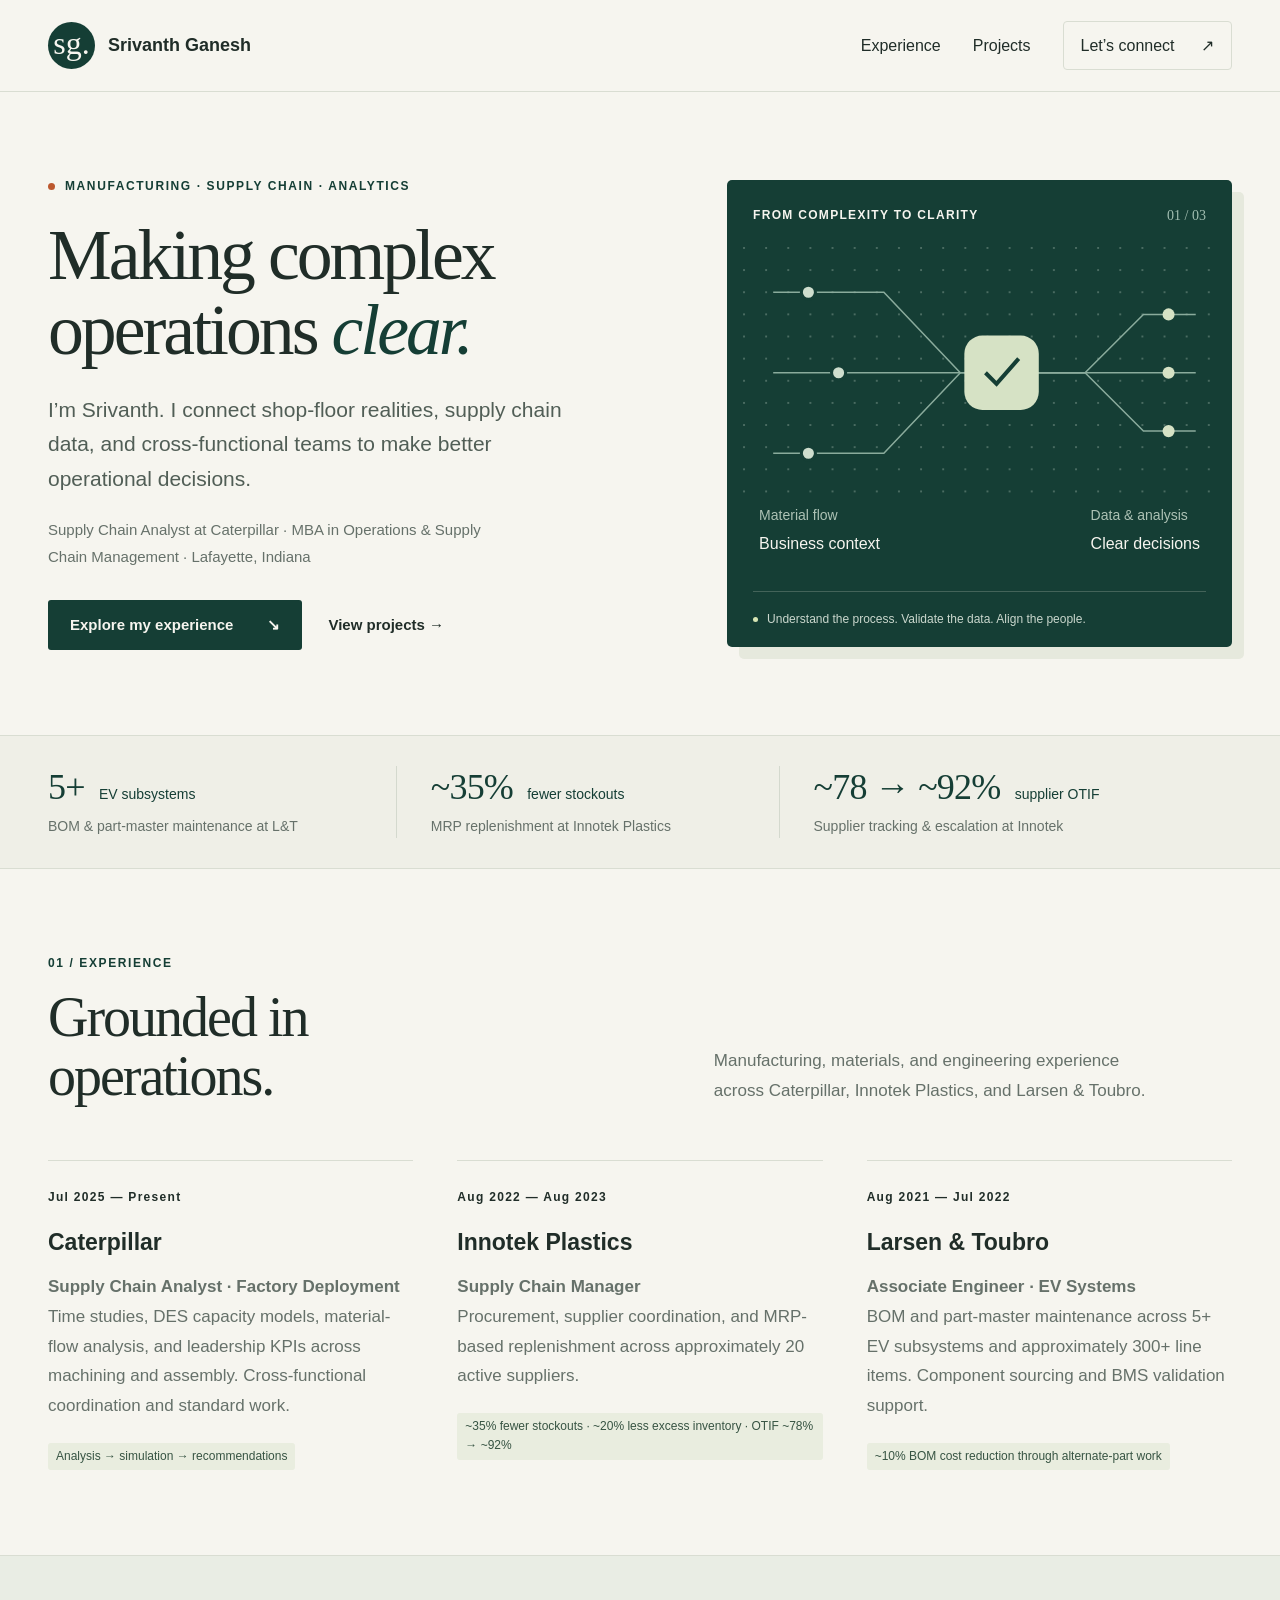
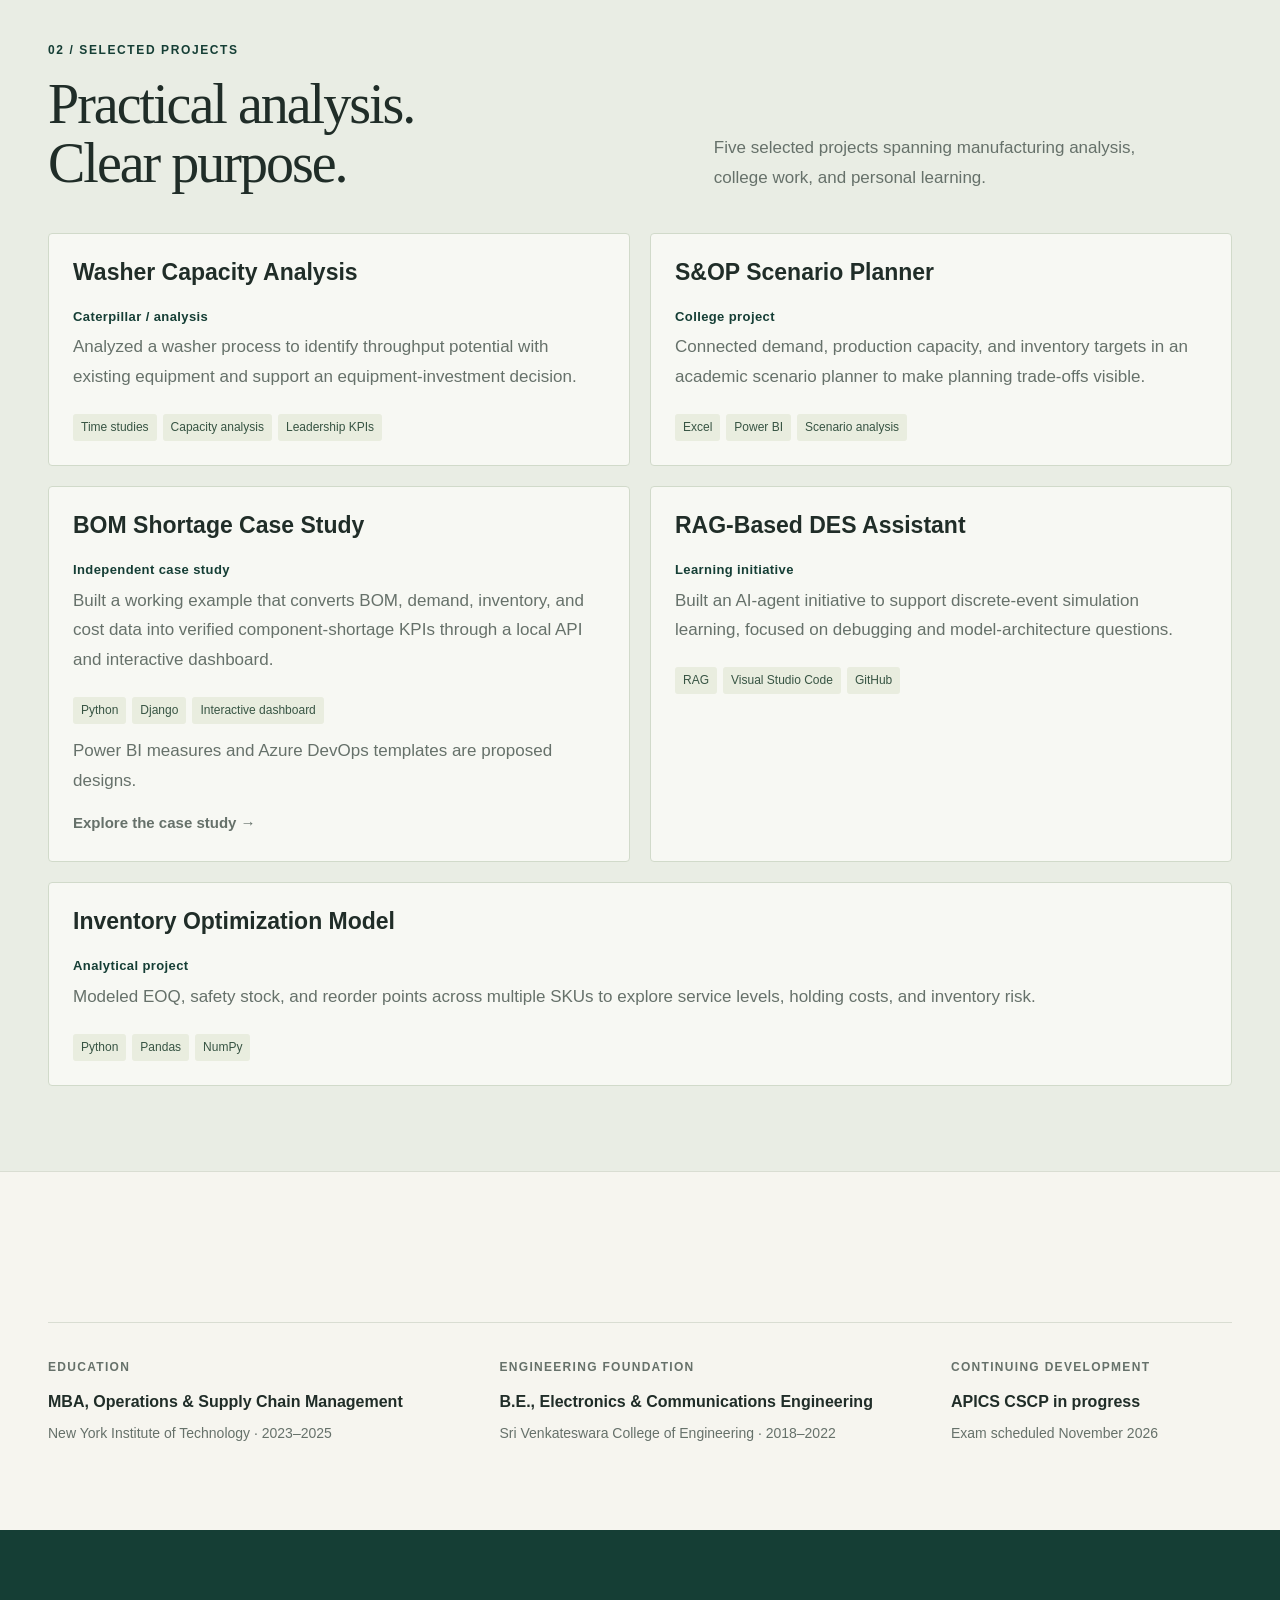
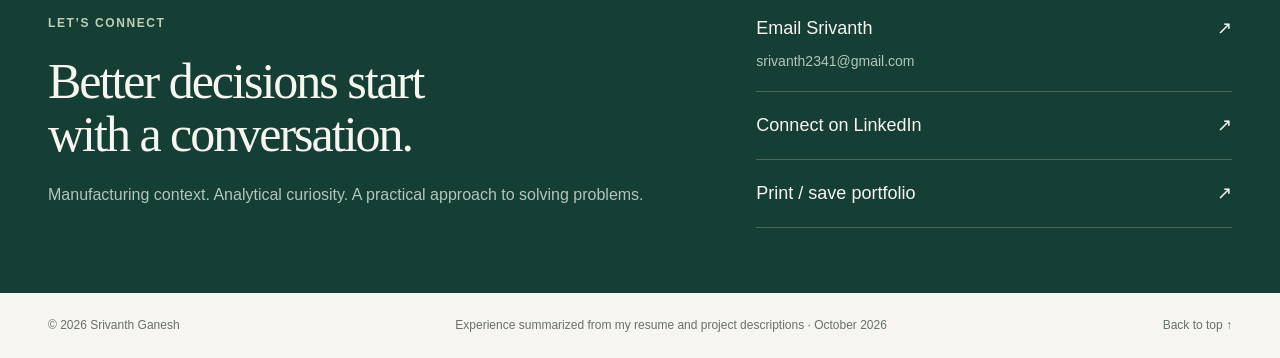
<file: index.html>
<!doctype html>
<html lang="en">
<head>
<meta charset="UTF-8"><meta name="viewport" content="width=device-width, initial-scale=1">
<meta name="description" content="Srivanth Ganesh — manufacturing and supply chain experience, five selected projects, and practical analytics.">
<meta name="theme-color" content="#153e35"><title>Srivanth Ganesh | Supply Chain & Business Analysis</title>
<link rel="icon" href="favicon.svg" type="image/svg+xml"><link rel="stylesheet" href="styles.css?v=20261022-larger-type">
</head>
<body class="portfolio">
<a class="skip" href="#main">Skip to content</a>
<header class="header"><a class="wordmark" href="#" aria-label="Srivanth Ganesh home"><span class="monogram">sg.</span><span>Srivanth Ganesh</span></a><nav aria-label="Main navigation"><a href="#experience">Experience</a><a href="#projects">Projects</a><a class="nav-contact" href="#contact">Let’s connect <span aria-hidden="true">↗</span></a></nav></header>
<main id="main">
<section class="hero wrap">
<div class="hero-copy"><div class="eyebrow"><span class="dot"></span> MANUFACTURING · SUPPLY CHAIN · ANALYTICS</div><h1>Making complex<br>operations <em>clear.</em></h1><p class="intro">I’m Srivanth. I connect shop-floor realities, supply chain data, and cross-functional teams to make better operational decisions.</p><p class="hero-detail">Supply Chain Analyst at Caterpillar · MBA in Operations & Supply Chain Management · Lafayette, Indiana</p><div class="hero-actions"><a class="button primary" href="#experience">Explore my experience <span aria-hidden="true">↘</span></a><a class="text-link" href="#projects">View projects <span aria-hidden="true">→</span></a></div></div>
<div class="hero-visual" aria-label="Illustration of connecting manufacturing inputs to a clear operational decision"><div class="visual-top"><span class="small-label">FROM COMPLEXITY TO CLARITY</span><span class="visual-number">01 / 03</span></div><div class="signal-lines" aria-hidden="true"><svg viewBox="0 0 470 250" role="presentation"><defs><pattern id="grid" width="22" height="22" patternUnits="userSpaceOnUse"><circle cx="1" cy="1" r="1" fill="#b5c7bd" opacity=".42"/></pattern></defs><rect width="470" height="250" fill="url(#grid)"/><g fill="none" stroke="#8aab9c" stroke-width="1.5"><path d="M30 45H140L216 125H285"/><path d="M30 125H285"/><path d="M30 205H140L216 125"/><path d="M285 125H340L398 67H450"/><path d="M285 125H450"/><path d="M285 125H340L398 183H450"/></g><g fill="#cfdece" stroke="#153e35" stroke-width="3"><circle cx="65" cy="45" r="7"/><circle cx="95" cy="125" r="7"/><circle cx="65" cy="205" r="7"/></g><rect x="220" y="88" width="74" height="74" rx="18" fill="#d6e2c5"/><path d="M241 125l11 11 22-25" fill="none" stroke="#153e35" stroke-width="4"/><g fill="#d6e2c5"><circle cx="423" cy="67" r="6"/><circle cx="423" cy="125" r="6"/><circle cx="423" cy="183" r="6"/></g></svg></div><div class="visual-caption"><span>Material flow<br><b>Business context</b></span><span>Data & analysis<br><b>Clear decisions</b></span></div><div class="visual-note"><span class="dot light"></span> Understand the process. Validate the data. Align the people.</div></div>
</section>
<div class="metric-strip"><div class="wrap metrics"><div><strong>5+ <span>EV subsystems</span></strong><p>BOM & part-master maintenance at L&T</p></div><div><strong>~35% <span>fewer stockouts</span></strong><p>MRP replenishment at Innotek Plastics</p></div><div><strong>~78 → ~92% <span>supplier OTIF</span></strong><p>Supplier tracking & escalation at Innotek</p></div></div></div>
<section id="experience" class="section wrap"><div class="section-heading"><div><div class="eyebrow">01 / EXPERIENCE</div><h2>Grounded in<br>operations.</h2></div><p>Manufacturing, materials, and engineering experience across Caterpillar, Innotek Plastics, and Larsen &amp; Toubro.</p></div><div class="capability-grid"><div class="employment"><span class="small-label">Jul 2025 — Present</span><h3>Caterpillar</h3><p><b>Supply Chain Analyst · Factory Deployment</b><br>Time studies, DES capacity models, material-flow analysis, and leadership KPIs across machining and assembly. Cross-functional coordination and standard work.</p><div class="tags"><span>Analysis → simulation → recommendations</span></div></div><div class="employment"><span class="small-label">Aug 2022 — Aug 2023</span><h3>Innotek Plastics</h3><p><b>Supply Chain Manager</b><br>Procurement, supplier coordination, and MRP-based replenishment across approximately 20 active suppliers.</p><div class="tags"><span>~35% fewer stockouts · ~20% less excess inventory · OTIF ~78% → ~92%</span></div></div><div class="employment"><span class="small-label">Aug 2021 — Jul 2022</span><h3>Larsen &amp; Toubro</h3><p><b>Associate Engineer · EV Systems</b><br>BOM and part-master maintenance across 5+ EV subsystems and approximately 300+ line items. Component sourcing and BMS validation support.</p><div class="tags"><span>~10% BOM cost reduction through alternate-part work</span></div></div></div></section>
<section id="projects" class="approach-section"><div class="section wrap"><div class="section-heading"><div><div class="eyebrow">02 / SELECTED PROJECTS</div><h2>Practical analysis.<br>Clear purpose.</h2></div><p>Five selected projects spanning manufacturing analysis, college work, and personal learning.</p></div><div class="approach-list"><article class="approach-item" id="story-washer-capacity"><h3>Washer Capacity Analysis</h3><p><strong>Caterpillar / analysis</strong>Analyzed a washer process to identify throughput potential with existing equipment and support an equipment-investment decision.</p><div class="tags"><span>Time studies</span><span>Capacity analysis</span><span>Leadership KPIs</span></div></article><article class="approach-item" id="story-college-sop-planner"><h3>S&amp;OP Scenario Planner</h3><p><strong>College project</strong>Connected demand, production capacity, and inventory targets in an academic scenario planner to make planning trade-offs visible.</p><div class="tags"><span>Excel</span><span>Power BI</span><span>Scenario analysis</span></div></article><article class="approach-item" id="story-power-bi-reporting"><h3>BOM Shortage Case Study</h3><p><strong>Independent case study</strong>Built a working example that converts BOM, demand, inventory, and cost data into verified component-shortage KPIs through a local API and interactive dashboard.</p><div class="tags"><span>Python</span><span>Django</span><span>Interactive dashboard</span></div><p>Power BI measures and Azure DevOps templates are proposed designs.</p><p><a class="text-link" href="learning-case.html">Explore the case study →</a></p></article><article class="approach-item" id="story-rag-des-assistant"><h3>RAG-Based DES Assistant</h3><p><strong>Learning initiative</strong>Built an AI-agent initiative to support discrete-event simulation learning, focused on debugging and model-architecture questions.</p><div class="tags"><span>RAG</span><span>Visual Studio Code</span><span>GitHub</span></div></article><article class="approach-item" id="story-inventory-optimization"><h3>Inventory Optimization Model</h3><p><strong>Analytical project</strong>Modeled EOQ, safety stock, and reorder points across multiple SKUs to explore service levels, holding costs, and inventory risk.</p><div class="tags"><span>Python</span><span>Pandas</span><span>NumPy</span></div></article></div></div></section>
<section class="section wrap"><div class="education"><div><span class="small-label">EDUCATION</span><h3>MBA, Operations & Supply Chain Management</h3><p>New York Institute of Technology · 2023–2025</p></div><div><span class="small-label">ENGINEERING FOUNDATION</span><h3>B.E., Electronics & Communications Engineering</h3><p>Sri Venkateswara College of Engineering · 2018–2022</p></div><div><span class="small-label">CONTINUING DEVELOPMENT</span><h3>APICS CSCP in progress</h3><p>Exam scheduled November 2026</p></div></div></section>
<section id="contact" class="contact-section"><div class="wrap contact-inner"><div><div class="eyebrow">LET’S CONNECT</div><h2>Better decisions start<br>with a conversation.</h2><p>Manufacturing context. Analytical curiosity. A practical approach to solving problems.</p></div><div class="contact-links"><a href="mailto:srivanth2341@gmail.com">Email Srivanth <span aria-hidden="true">↗</span><small>srivanth2341@gmail.com</small></a><a href="https://www.linkedin.com/in/srivanth-ganesh" target="_blank" rel="noopener">Connect on LinkedIn <span aria-hidden="true">↗</span></a><button id="print-portfolio">Print / save portfolio <span aria-hidden="true">↗</span></button></div></div></section>
</main><footer class="wrap footer"><span>© 2026 Srivanth Ganesh</span><span>Experience summarized from my resume and project descriptions · October 2026</span><a href="#">Back to top ↑</a></footer>
<script src="app.js"></script>
</body></html>
</file>
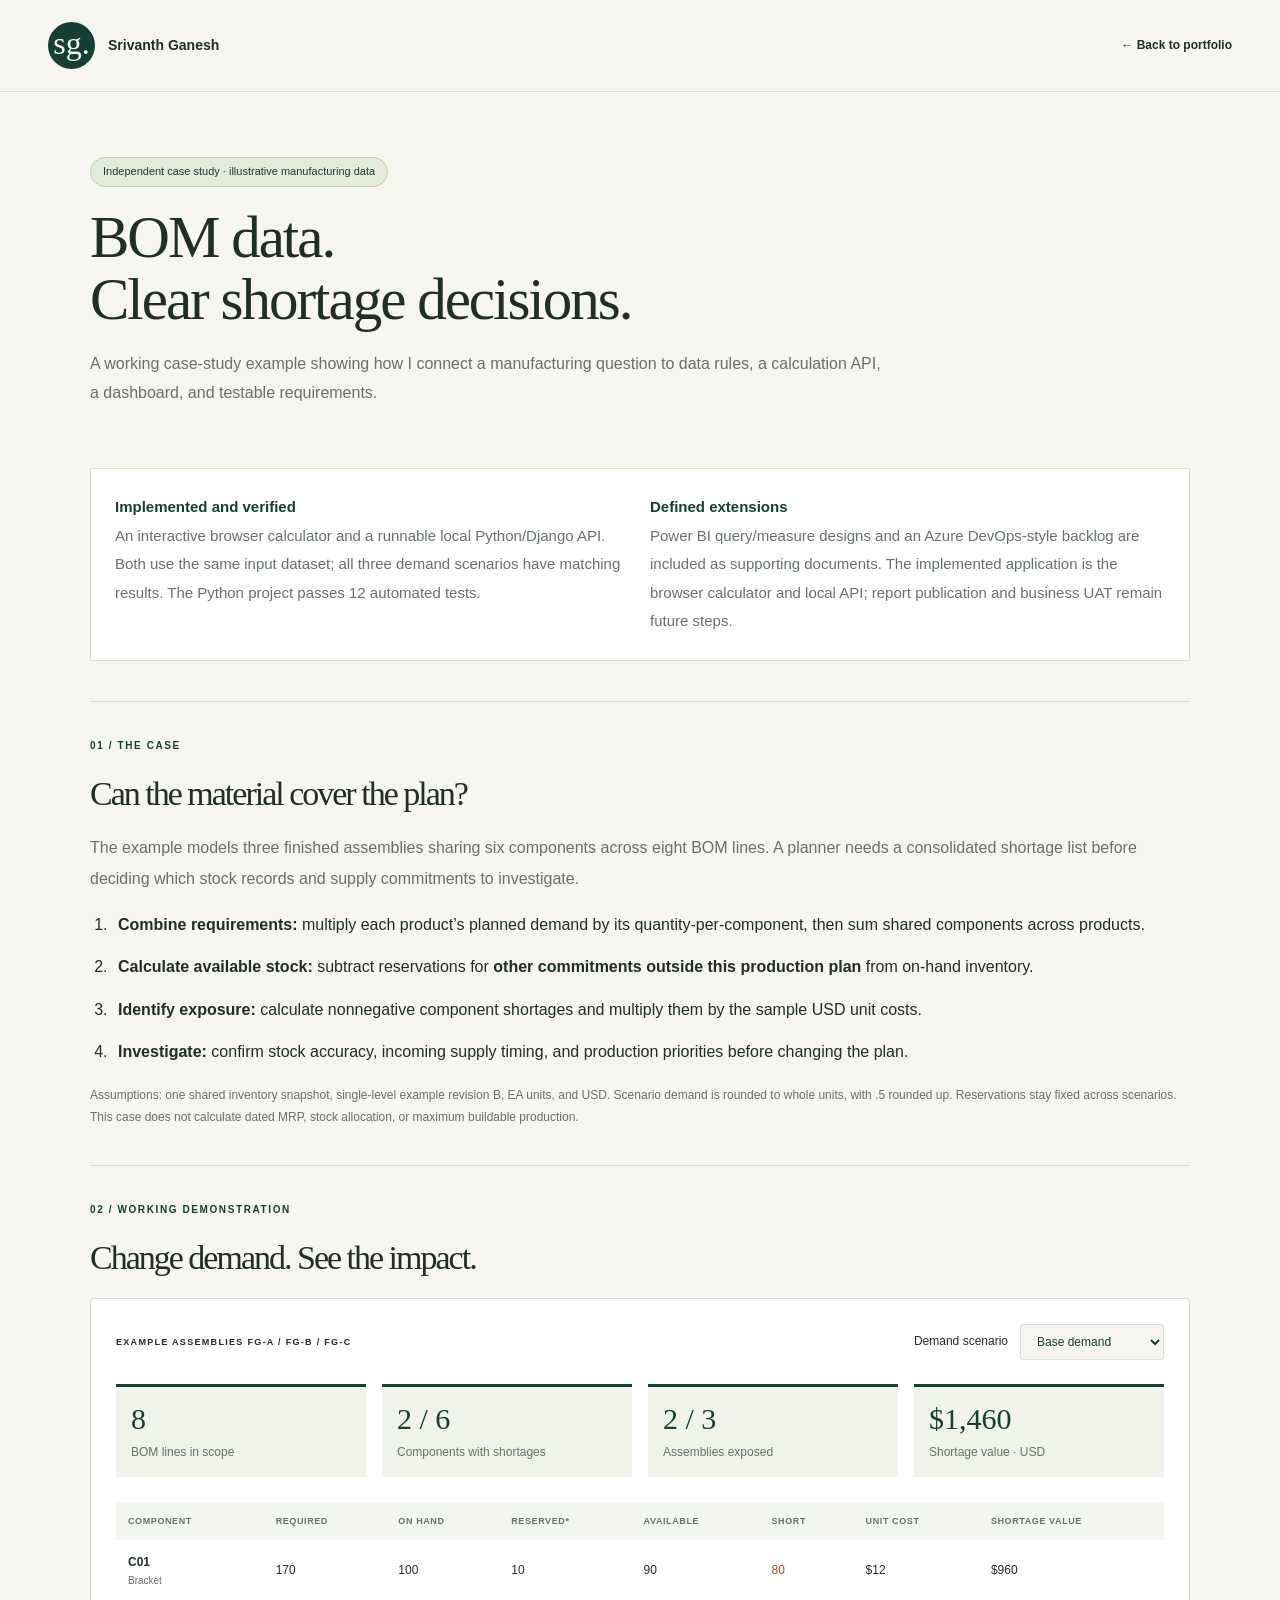
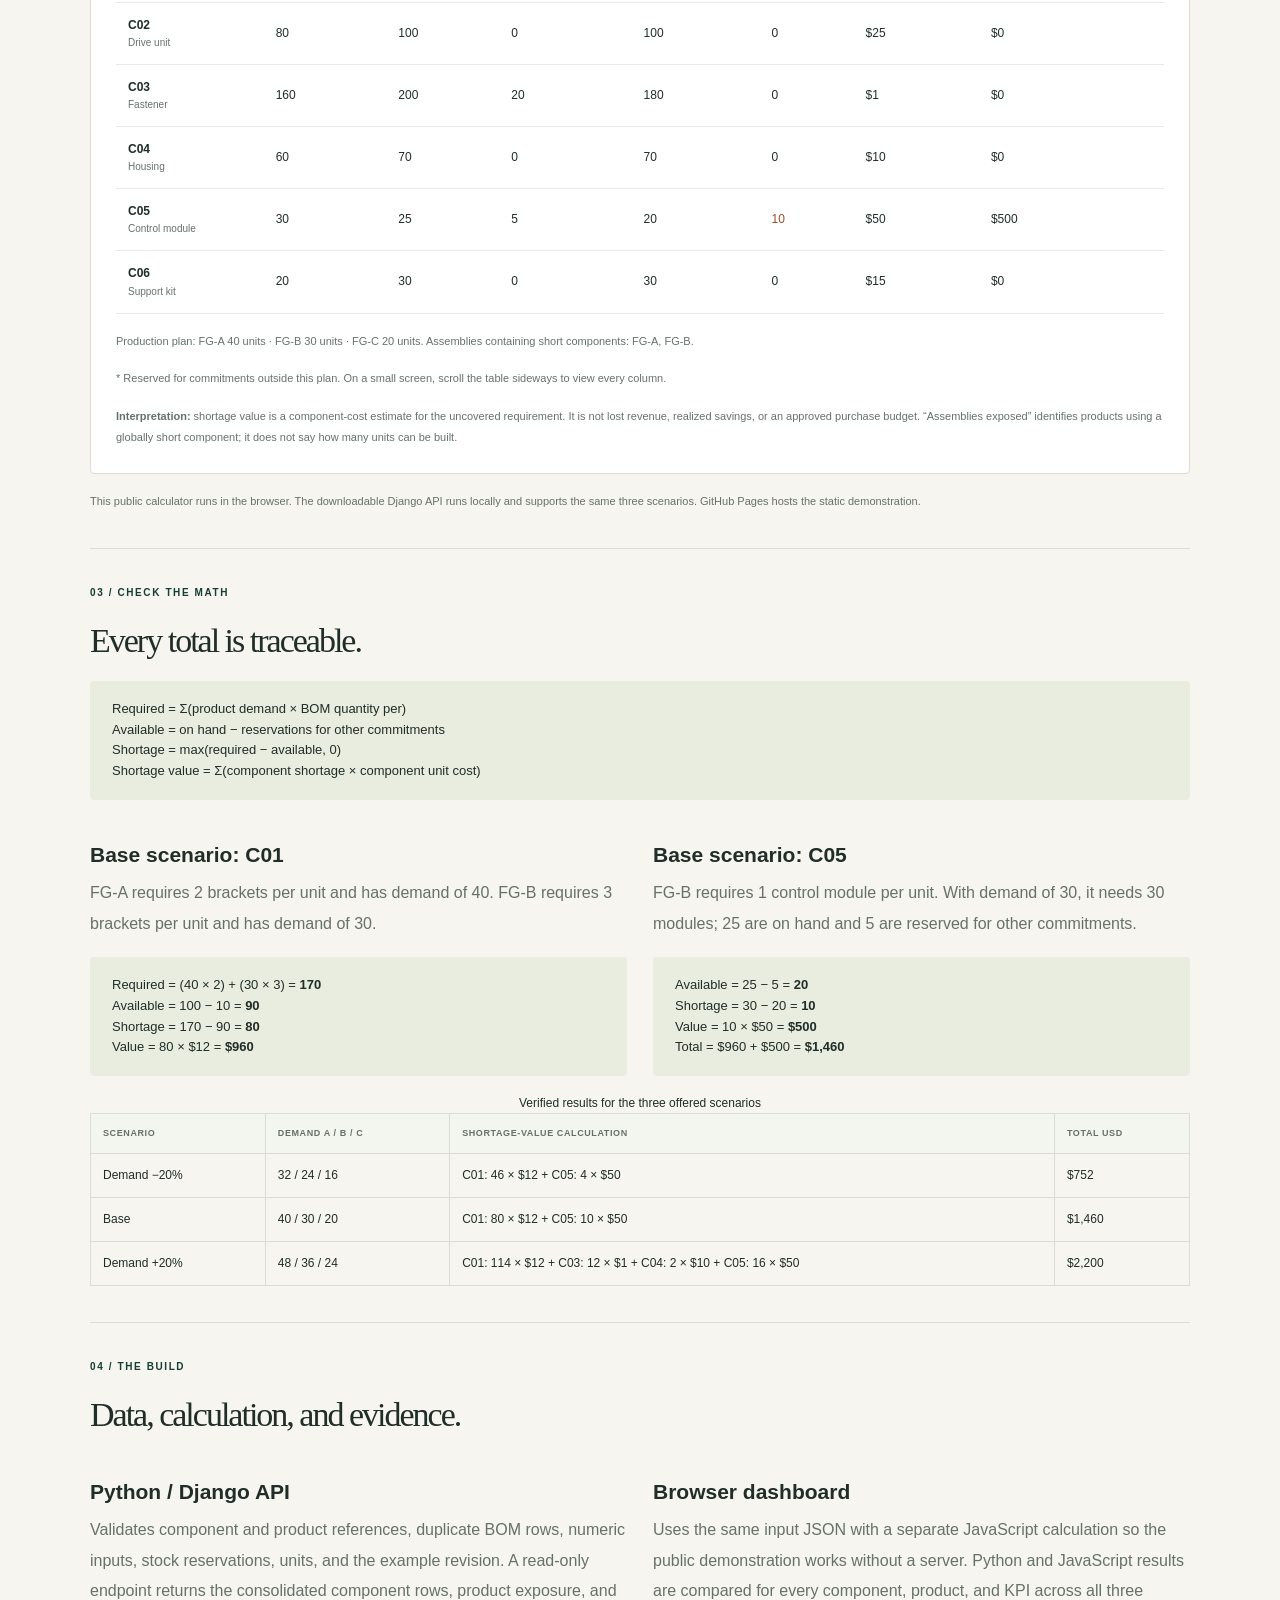
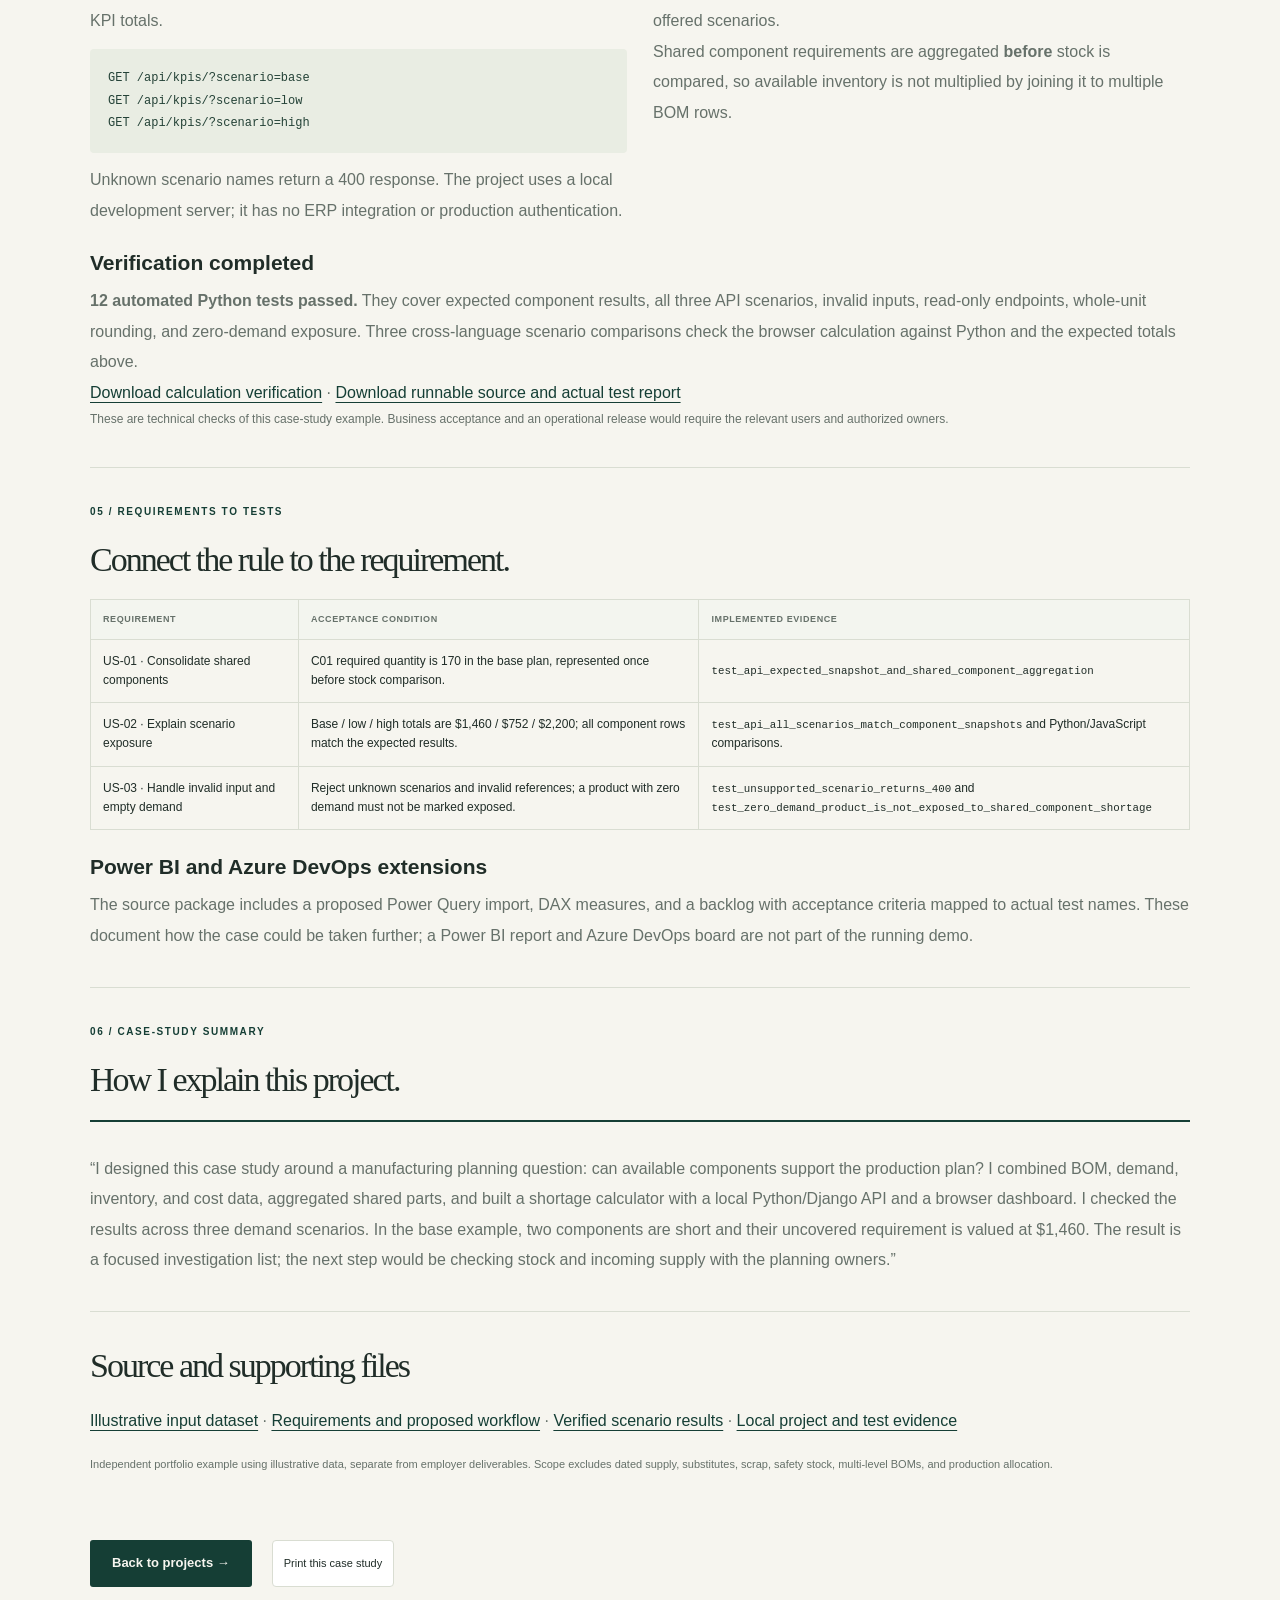
<file: learning-case.html>
<!doctype html>
<html lang="en"><head><meta charset="UTF-8"><meta name="viewport" content="width=device-width, initial-scale=1"><meta name="description" content="Srivanth Ganesh's independent BOM shortage case study: a working calculator, local Python/Django API, verified scenarios, and clear planning assumptions."><title>BOM Shortage Case Study | Srivanth Ganesh</title><link rel="icon" href="favicon.svg" type="image/svg+xml"><link rel="stylesheet" href="styles.css?v=20261022-larger-type"><style>
.learning-wrap{width:min(1100px,calc(100% - 48px));margin:auto}.learning-hero{padding:65px 0 40px}.learning-hero h1{font-size:59px;max-width:850px;margin:20px 0}.learning-hero>p{max-width:800px;font-size:16px;line-height:1.8}.learning-label{display:inline-block;font-size:11px;background:#e5ebd9;border:1px solid #bdcbb1;color:var(--green);padding:5px 12px;border-radius:20px}.learning-status{display:grid;grid-template-columns:1fr 1fr;gap:20px;padding:24px;border:1px solid var(--line);background:#fff;margin:20px 0 40px}.learning-status p{font-size:15px;line-height:1.9}.learning-status b{color:var(--green)}.learning-section{padding:36px 0;border-top:1px solid var(--line)}.learning-section h2{font-size:34px;margin-bottom:22px}.learning-section h3{font-size:21px;margin:23px 0 10px}.learning-section p,.learning-section li{font-size:16px;line-height:1.9}.learning-steps{padding-left:22px}.learning-steps li{padding-left:6px;margin:12px 0}.kpi-board{background:white;border:1px solid var(--line);border-radius:4px;padding:25px}.learning-controls{display:flex;justify-content:space-between;gap:20px;align-items:center;margin-bottom:24px}.learning-controls label{font-size:12px;display:flex;align-items:center;gap:12px}.learning-kpis{display:grid;grid-template-columns:repeat(4,1fr);gap:16px;margin-bottom:25px}.learning-kpis>div{border-top:3px solid var(--green);padding:15px;background:#f0f3e9}.learning-kpis strong{font:30px var(--serif);color:var(--green);display:block}.learning-kpis span{display:block;font-size:12px;color:var(--muted);margin-top:7px}.learning-table{padding:0;overflow:auto}.learning-table table{min-width:850px}.learning-footnote{font-size:11px!important;margin-top:17px}.learning-formula{background:#e9eddf;padding:18px 22px;border-radius:4px;font-size:13px;margin:18px 0}.learning-section details{border-bottom:1px solid var(--line)}.learning-section summary{font-size:15px}.learning-section details>div{padding:0 22px 20px 0}.learning-section pre{overflow-x:auto;background:#e9ede3;padding:18px;font:12px/1.9 Consolas,'Courier New',monospace;color:#244237;border-radius:4px}.learning-section .scope-note{font-size:12px}.learning-source-links a{text-decoration:underline;text-underline-offset:4px}.learning-section .star-draft{border-top:2px solid var(--green);padding-top:20px}.learning-section .star-draft p{margin-top:12px}.learning-end{padding:30px 0 50px;display:flex;gap:20px;flex-wrap:wrap}.learning-section .example-table{white-space:normal;font-size:12px}.learning-section .example-table td,.learning-section .example-table th{padding:12px;border:1px solid var(--line)}.learning-section .example-table td:first-child{font-weight:400}.learning-section .example-table small{font-size:10px}.method-status{font-size:10px;color:var(--orange);font-weight:700;letter-spacing:1px;margin-bottom:12px}.learning-section .trace-note{font-size:11px;line-height:1.8}.learning-grid{display:grid;grid-template-columns:1fr 1fr;gap:26px}.learning-section code{font-family:Consolas,'Courier New',monospace;font-size:.9em}.learning-section a{color:var(--green)}@media(max-width:700px){.learning-wrap{width:calc(100% - 36px)}.learning-hero{padding-top:40px}.learning-hero h1{font-size:43px}.learning-status,.learning-grid{grid-template-columns:1fr}.learning-controls{align-items:start;flex-direction:column}.learning-controls label{flex-wrap:wrap}.learning-kpis{grid-template-columns:1fr 1fr;gap:12px}.kpi-board{padding:17px}.learning-kpis strong{font-size:26px}.learning-section h2{font-size:29px}.learning-section p,.learning-section li{font-size:16px}.learning-kpis span{font-size:11px}.learning-section pre{font-size:11px}}@media print{.learning-wrap{width:100%}.learning-hero{padding:20px 0}.learning-hero h1{font-size:34px}.learning-section{padding:20px 0}.learning-kpis{grid-template-columns:repeat(4,1fr)}.learning-status{margin-bottom:20px}.learning-controls select,.learning-end{display:none}.learning-section details>div{display:block!important}.kpi-board{break-inside:avoid}}
.learning-section .example-table code{overflow-wrap:anywhere}.learning-grid>div{min-width:0}@media print{.learning-table table{min-width:0;white-space:normal;font-size:9px}.learning-table{overflow:visible}.learning-section .example-table{font-size:10px}.learning-section pre{white-space:pre-wrap;overflow-wrap:anywhere}}</style></head><body>
<header class="header"><a class="wordmark" href="index.html"><span class="monogram">sg.</span><span>Srivanth Ganesh</span></a><a class="text-link" href="index.html#projects">← Back to portfolio</a></header><main class="learning-wrap">
<section class="learning-hero"><span class="learning-label">Independent case study · illustrative manufacturing data</span><h1>BOM data.<br>Clear shortage decisions.</h1><p>A working case-study example showing how I connect a manufacturing question to data rules, a calculation API, a dashboard, and testable requirements.</p></section>
<div class="learning-status"><p><b>Implemented and verified</b><br>An interactive browser calculator and a runnable local Python/Django API. Both use the same input dataset; all three demand scenarios have matching results. The Python project passes 12 automated tests.</p><p><b>Defined extensions</b><br>Power BI query/measure designs and an Azure DevOps-style backlog are included as supporting documents. The implemented application is the browser calculator and local API; report publication and business UAT remain future steps.</p></div>
<section class="learning-section"><div class="eyebrow">01 / THE CASE</div><h2>Can the material cover the plan?</h2><p>The example models three finished assemblies sharing six components across eight BOM lines. A planner needs a consolidated shortage list before deciding which stock records and supply commitments to investigate.</p><ol class="learning-steps"><li><b>Combine requirements:</b> multiply each product’s planned demand by its quantity-per-component, then sum shared components across products.</li><li><b>Calculate available stock:</b> subtract reservations for <b>other commitments outside this production plan</b> from on-hand inventory.</li><li><b>Identify exposure:</b> calculate nonnegative component shortages and multiply them by the sample USD unit costs.</li><li><b>Investigate:</b> confirm stock accuracy, incoming supply timing, and production priorities before changing the plan.</li></ol><p class="scope-note">Assumptions: one shared inventory snapshot, single-level example revision B, EA units, and USD. Scenario demand is rounded to whole units, with .5 rounded up. Reservations stay fixed across scenarios. This case does not calculate dated MRP, stock allocation, or maximum buildable production.</p></section>
<section class="learning-section" id="dashboard"><div class="eyebrow">02 / WORKING DEMONSTRATION</div><h2>Change demand. See the impact.</h2><div class="kpi-board"><div class="learning-controls"><span class="small-label">EXAMPLE ASSEMBLIES FG-A / FG-B / FG-C</span><label for="demand-scenario">Demand scenario<select id="demand-scenario"><option value="base">Base demand</option><option value="low">Demand −20%</option><option value="high">Demand +20%</option></select></label></div><div class="learning-kpis" id="learning-kpis" aria-live="polite"></div><div class="learning-table"><table><caption class="sr-only">Component requirements, stock reserved for other commitments, availability, shortages, and value</caption><thead><tr><th scope="col">Component</th><th scope="col">Required</th><th scope="col">On hand</th><th scope="col">Reserved*</th><th scope="col">Available</th><th scope="col">Short</th><th scope="col">Unit cost</th><th scope="col">Shortage value</th></tr></thead><tbody id="learning-rows"></tbody></table></div><p id="product-exposure" class="learning-footnote"></p><p class="learning-footnote">* Reserved for commitments outside this plan. On a small screen, scroll the table sideways to view every column.</p><p class="learning-footnote"><b>Interpretation:</b> shortage value is a component-cost estimate for the uncovered requirement. It is not lost revenue, realized savings, or an approved purchase budget. “Assemblies exposed” identifies products using a globally short component; it does not say how many units can be built.</p></div><p class="learning-footnote">This public calculator runs in the browser. The downloadable Django API runs locally and supports the same three scenarios. GitHub Pages hosts the static demonstration.</p></section>
<section class="learning-section"><div class="eyebrow">03 / CHECK THE MATH</div><h2>Every total is traceable.</h2><div class="learning-formula">Required = Σ(product demand × BOM quantity per)<br>Available = on hand − reservations for other commitments<br>Shortage = max(required − available, 0)<br>Shortage value = Σ(component shortage × component unit cost)</div><div class="learning-grid"><div><h3>Base scenario: C01</h3><p>FG-A requires 2 brackets per unit and has demand of 40. FG-B requires 3 brackets per unit and has demand of 30.</p><div class="learning-formula">Required = (40 × 2) + (30 × 3) = <b>170</b><br>Available = 100 − 10 = <b>90</b><br>Shortage = 170 − 90 = <b>80</b><br>Value = 80 × $12 = <b>$960</b></div></div><div><h3>Base scenario: C05</h3><p>FG-B requires 1 control module per unit. With demand of 30, it needs 30 modules; 25 are on hand and 5 are reserved for other commitments.</p><div class="learning-formula">Available = 25 − 5 = <b>20</b><br>Shortage = 30 − 20 = <b>10</b><br>Value = 10 × $50 = <b>$500</b><br>Total = $960 + $500 = <b>$1,460</b></div></div></div><div class="learning-table"><table class="example-table"><caption>Verified results for the three offered scenarios</caption><thead><tr><th scope="col">Scenario</th><th scope="col">Demand A / B / C</th><th scope="col">Shortage-value calculation</th><th scope="col">Total USD</th></tr></thead><tbody><tr><td>Demand −20%</td><td>32 / 24 / 16</td><td>C01: 46 × $12 + C05: 4 × $50</td><td>$752</td></tr><tr><td>Base</td><td>40 / 30 / 20</td><td>C01: 80 × $12 + C05: 10 × $50</td><td>$1,460</td></tr><tr><td>Demand +20%</td><td>48 / 36 / 24</td><td>C01: 114 × $12 + C03: 12 × $1 + C04: 2 × $10 + C05: 16 × $50</td><td>$2,200</td></tr></tbody></table></div></section>
<section class="learning-section"><div class="eyebrow">04 / THE BUILD</div><h2>Data, calculation, and evidence.</h2><div class="learning-grid"><div><h3>Python / Django API</h3><p>Validates component and product references, duplicate BOM rows, numeric inputs, stock reservations, units, and the example revision. A read-only endpoint returns the consolidated component rows, product exposure, and KPI totals.</p><pre>GET /api/kpis/?scenario=base
GET /api/kpis/?scenario=low
GET /api/kpis/?scenario=high</pre><p>Unknown scenario names return a 400 response. The project uses a local development server; it has no ERP integration or production authentication.</p></div><div><h3>Browser dashboard</h3><p>Uses the same input JSON with a separate JavaScript calculation so the public demonstration works without a server. Python and JavaScript results are compared for every component, product, and KPI across all three offered scenarios.</p><p>Shared component requirements are aggregated <b>before</b> stock is compared, so available inventory is not multiplied by joining it to multiple BOM rows.</p></div></div><h3>Verification completed</h3><p><b>12 automated Python tests passed.</b> They cover expected component results, all three API scenarios, invalid inputs, read-only endpoints, whole-unit rounding, and zero-demand exposure. Three cross-language scenario comparisons check the browser calculation against Python and the expected totals above.</p><p class="learning-source-links"><a href="validation-results.json" download>Download calculation verification</a> · <a href="bom-kpi-learning.zip" download>Download runnable source and actual test report</a></p><p class="scope-note">These are technical checks of this case-study example. Business acceptance and an operational release would require the relevant users and authorized owners.</p></section>
<section class="learning-section"><div class="eyebrow">05 / REQUIREMENTS TO TESTS</div><h2>Connect the rule to the requirement.</h2><div class="learning-table"><table class="example-table"><thead><tr><th scope="col">Requirement</th><th scope="col">Acceptance condition</th><th scope="col">Implemented evidence</th></tr></thead><tbody><tr><td>US-01 · Consolidate shared components</td><td>C01 required quantity is 170 in the base plan, represented once before stock comparison.</td><td><code>test_api_expected_snapshot_and_shared_component_aggregation</code></td></tr><tr><td>US-02 · Explain scenario exposure</td><td>Base / low / high totals are $1,460 / $752 / $2,200; all component rows match the expected results.</td><td><code>test_api_all_scenarios_match_component_snapshots</code> and Python/JavaScript comparisons.</td></tr><tr><td>US-03 · Handle invalid input and empty demand</td><td>Reject unknown scenarios and invalid references; a product with zero demand must not be marked exposed.</td><td><code>test_unsupported_scenario_returns_400</code> and <code>test_zero_demand_product_is_not_exposed_to_shared_component_shortage</code></td></tr></tbody></table></div><h3>Power BI and Azure DevOps extensions</h3><p>The source package includes a proposed Power Query import, DAX measures, and a backlog with acceptance criteria mapped to actual test names. These document how the case could be taken further; a Power BI report and Azure DevOps board are not part of the running demo.</p></section>
<section class="learning-section"><div class="eyebrow">06 / CASE-STUDY SUMMARY</div><h2>How I explain this project.</h2><div class="star-draft"><p>“I designed this case study around a manufacturing planning question: can available components support the production plan? I combined BOM, demand, inventory, and cost data, aggregated shared parts, and built a shortage calculator with a local Python/Django API and a browser dashboard. I checked the results across three demand scenarios. In the base example, two components are short and their uncovered requirement is valued at $1,460. The result is a focused investigation list; the next step would be checking stock and incoming supply with the planning owners.”</p></div></section>
<section class="learning-section"><h2>Source and supporting files</h2><p class="learning-source-links"><a href="learning-data.json" download>Illustrative input dataset</a> · <a href="learning-workflow.json" download>Requirements and proposed workflow</a> · <a href="validation-results.json" download>Verified scenario results</a> · <a href="bom-kpi-learning.zip" download>Local project and test evidence</a></p><p class="learning-footnote">Independent portfolio example using illustrative data, separate from employer deliverables. Scope excludes dated supply, substitutes, scrap, safety stock, multi-level BOMs, and production allocation.</p></section>
<div class="learning-end"><a class="button primary" href="index.html#projects">Back to projects →</a><button class="filter" id="print-portfolio">Print this case study</button></div></main><script type="application/json" id="case-data">{
  "revision": "B",
  "revision_status": "approved",
  "currency": "USD",
  "products": [
    {
      "product_id": "FG-A",
      "demand_qty": 40
    },
    {
      "product_id": "FG-B",
      "demand_qty": 30
    },
    {
      "product_id": "FG-C",
      "demand_qty": 20
    }
  ],
  "bom": [
    {
      "product_id": "FG-A",
      "component_id": "C01",
      "qty_per": 2
    },
    {
      "product_id": "FG-A",
      "component_id": "C02",
      "qty_per": 1
    },
    {
      "product_id": "FG-A",
      "component_id": "C03",
      "qty_per": 4
    },
    {
      "product_id": "FG-B",
      "component_id": "C01",
      "qty_per": 3
    },
    {
      "product_id": "FG-B",
      "component_id": "C04",
      "qty_per": 2
    },
    {
      "product_id": "FG-B",
      "component_id": "C05",
      "qty_per": 1
    },
    {
      "product_id": "FG-C",
      "component_id": "C02",
      "qty_per": 2
    },
    {
      "product_id": "FG-C",
      "component_id": "C06",
      "qty_per": 1
    }
  ],
  "components": [
    {
      "component_id": "C01",
      "unit": "EA",
      "on_hand": 100,
      "reserved": 10,
      "unit_cost": 12,
      "name": "Bracket"
    },
    {
      "component_id": "C02",
      "unit": "EA",
      "on_hand": 100,
      "reserved": 0,
      "unit_cost": 25,
      "name": "Drive unit"
    },
    {
      "component_id": "C03",
      "unit": "EA",
      "on_hand": 200,
      "reserved": 20,
      "unit_cost": 1,
      "name": "Fastener"
    },
    {
      "component_id": "C04",
      "unit": "EA",
      "on_hand": 70,
      "reserved": 0,
      "unit_cost": 10,
      "name": "Housing"
    },
    {
      "component_id": "C05",
      "unit": "EA",
      "on_hand": 25,
      "reserved": 5,
      "unit_cost": 50,
      "name": "Control module"
    },
    {
      "component_id": "C06",
      "unit": "EA",
      "on_hand": 30,
      "reserved": 0,
      "unit_cost": 15,
      "name": "Support kit"
    }
  ],
  "label": "Illustrative manufacturing case-study data",
  "assumptions": {
    "stock_pool": "One shared inventory snapshot for all three products",
    "reservations": "Stock committed to other demand outside this modeled plan",
    "units": "Each (EA); scenario product demand rounds to the nearest whole unit, with .5 rounded up",
    "cost_basis": "Illustrative USD unit costs; shortage value is quantity times unit cost, not lost revenue or savings"
  }
}
</script><script src="learning.js?v=20261022-verified-case"></script><script src="app.js"></script></body></html>
</file>
<file: styles.css>
:root{--paper:#f6f5ef;--ink:#202d28;--green:#153e35;--muted:#66716a;--line:#d9ddd2;--lime:#d6e2c5;--orange:#bc582e;--white:#fff;--sans:Arial,Helvetica,sans-serif;--serif:Georgia,'Times New Roman',serif}*{box-sizing:border-box}html{scroll-behavior:smooth;scroll-padding-top:85px}body{margin:0;background:var(--paper);color:var(--ink);font:16px/1.6 var(--sans)}a{color:inherit;text-decoration:none}button,select{font:inherit}button,a,select,summary{-webkit-tap-highlight-color:transparent}button{cursor:pointer}button:focus-visible,a:focus-visible,select:focus-visible,summary:focus-visible,[tabindex]:focus-visible{outline:3px solid var(--orange);outline-offset:5px}button{color:inherit}h1,h2,h3,p{margin:0}h1,h2{font-family:var(--serif);font-weight:400;letter-spacing:-2px;line-height:1.05}h2{font-size:49px}h3{font-size:20px;line-height:1.3}p{color:var(--muted)}.wrap{width:min(1216px,calc(100% - 96px));margin:auto}.header{height:92px;padding:0 48px;display:flex;align-items:center;justify-content:space-between;border-bottom:1px solid var(--line);gap:20px}.wordmark{display:flex;align-items:center;gap:13px;font-size:14px;font-weight:600}.monogram{font:32px var(--serif);background:var(--green);color:var(--paper);border-radius:50%;width:47px;height:47px;display:grid;place-items:center;padding-bottom:4px}.header nav{display:flex;align-items:center;gap:32px;font-size:13px}.nav-contact{border:1px solid var(--line);padding:11px 17px;border-radius:4px}.nav-contact span{margin-left:22px}.hero{display:grid;grid-template-columns:1.25fr 1fr;gap:48px;align-items:center;padding-top:85px;padding-bottom:85px}.eyebrow{font-size:10px;letter-spacing:1.6px;line-height:1.5;font-weight:700;color:var(--green);margin-bottom:23px;display:flex;gap:10px;align-items:center}.dot{width:7px;height:7px;border-radius:50%;background:var(--orange);display:inline-block;flex-shrink:0}.hero h1{font-size:clamp(56px,5.1vw,76px);margin-bottom:24px;letter-spacing:-3px}.hero em{font-weight:400;color:var(--green)}.intro{font-size:18px;line-height:1.65;max-width:540px;color:#515e56}.hero-detail{font-size:12px;margin-top:20px;max-width:440px;line-height:1.8}.hero-actions{display:flex;align-items:center;gap:26px;margin-top:30px}.button{padding:13px 22px;border-radius:3px;display:inline-flex;align-items:center;gap:34px;font-size:13px;font-weight:600}.primary{background:var(--green);color:var(--paper)}.primary:hover{background:#22564a}.text-link{font-size:12px;font-weight:600;display:inline-block}.text-link:hover{text-decoration:underline;text-underline-offset:5px}.hero-visual{background:var(--green);color:var(--paper);padding:26px 26px 0;border-radius:5px;overflow:hidden;box-shadow:12px 12px 0 #e6e9dd}.visual-top{display:flex;align-items:center;justify-content:space-between;gap:10px}.small-label{font-size:9px;letter-spacing:1.3px;font-weight:700}.visual-number{font:12px var(--serif);color:#a2beb1}.signal-lines{margin:22px -10px 0}.signal-lines svg{width:100%;display:block}.visual-caption{display:flex;justify-content:space-between;padding:5px 6px 30px;color:#adc2b5;font-size:11px}.visual-caption b{color:var(--paper);font-weight:500;font-size:13px;line-height:2.2}.visual-note{border-top:1px solid #436359;padding:18px 0;display:flex;align-items:center;gap:9px;font-size:9px;color:#cad7cd}.light{background:#d7e5b4;width:5px;height:5px}.metric-strip{border-top:1px solid var(--line);border-bottom:1px solid var(--line);background:#efefe7}.metrics{display:grid;grid-template-columns:1fr 1fr 1.2fr;padding:30px 0;gap:34px}.metrics>div{border-right:1px solid #d4d9ce}.metrics>div:last-child{border:none}.metrics strong{font:31px var(--serif);color:var(--green);letter-spacing:-.8px}.metrics strong span{font:11px var(--sans);letter-spacing:0;margin-left:6px}.metrics p{font-size:10px;margin-top:7px}.section{padding-top:85px;padding-bottom:85px}.section-heading{display:grid;grid-template-columns:1.15fr 1fr;gap:70px;align-items:end;margin-bottom:40px}.section-heading p{font-size:14px;max-width:440px;line-height:1.8}.section-heading .eyebrow{margin-bottom:16px}.case-layout{display:grid;grid-template-columns:.9fr 1.3fr;gap:42px;margin-top:48px}.case-tabs{border-top:1px solid var(--line)}.case-tab{padding:24px 16px;background:transparent;border:0;border-bottom:1px solid var(--line);display:flex;text-align:left;align-items:center;gap:16px;width:100%;transition:background .15s}.case-tab.active{background:#e9ecdf}.case-tab:hover{background:#e2e9dc}.case-tab>span:last-child{margin-left:auto}.case-index{font:15px var(--serif);color:var(--muted)}.case-tab b{font-size:14px;display:block}.case-tab small{display:block;font-size:10px;color:var(--muted);margin-top:5px}.case-panel{padding:29px 34px;background:#fff;border:1px solid var(--line);border-radius:4px;min-height:410px}.case-panel .small-label{color:var(--orange)}.case-panel h3{font:30px/1.15 var(--serif);margin:12px 0 18px;letter-spacing:-.5px}.case-panel p,.case-panel li{font-size:13px;line-height:1.8;color:var(--muted)}.case-panel ul{padding-left:17px;margin:15px 0 20px}.case-panel li{margin-bottom:8px}.case-result{border-top:1px solid var(--line);padding-top:17px}.case-result b{color:var(--green)}.relevance{margin-top:16px;font-size:12px!important}.sample-section{background:#e9ede4;border-top:1px solid #d9e0d2;border-bottom:1px solid #d9e0d2}.sample-badge{font-size:10px;border:1px solid #aabca4;background:#e0e8d8;padding:5px 11px;border-radius:20px;display:inline-block;color:var(--green);margin-bottom:13px}.sample-intro{display:grid;grid-template-columns:1fr 1fr;gap:60px;margin:0 0 32px;border-top:1px solid #cdd6c6;padding-top:25px}.sample-intro h3{font-size:14px;margin-bottom:9px}.sample-intro p{font-size:12px;max-width:500px;line-height:1.8}.demo{background:#fff;border:1px solid #cbd4c6;border-radius:6px;box-shadow:0 8px 24px #153e3506;overflow:hidden}.demo-toolbar{display:flex;justify-content:space-between;align-items:center;gap:20px;padding:25px 28px;border-bottom:1px solid var(--line)}.demo-toolbar .small-label{color:var(--muted)}.demo-toolbar h3{font-size:18px;margin-top:6px}.demo-toolbar h3 span{font-size:11px;font-weight:400;color:var(--muted);margin-left:9px}.dataset-label{font-size:10px;color:var(--muted);display:flex;gap:10px;align-items:center}select{background:var(--paper);color:var(--green);padding:9px 30px 9px 12px;border:1px solid var(--line);border-radius:3px;font-size:12px;max-width:100%}.demo-summary{margin:22px 28px 14px;padding:14px 16px;background:#fff4e9;border-left:3px solid #bb6533;display:flex;gap:12px;align-items:center;font-size:12px;flex-wrap:wrap}.demo-summary.ready{background:#eef4e7;border-color:var(--green)}.demo-summary strong{color:#87461f}.demo-summary.ready strong{color:var(--green)}.demo-summary span{color:var(--muted)}.demo-filter-row{padding:4px 28px 16px;display:flex;justify-content:space-between;align-items:center;gap:14px}.filter-group{display:flex;gap:8px}.filter{border:1px solid var(--line);padding:6px 11px;background:#fff;border-radius:4px;font-size:11px}.filter.active{background:var(--green);border-color:var(--green);color:white}.table-scroll{overflow-x:auto;padding:0 28px}table{border-collapse:collapse;text-align:left;width:100%;font-size:12px;white-space:nowrap}th{font-size:9px;letter-spacing:.6px;text-transform:uppercase;color:var(--muted);padding:12px;background:#f3f5ef;font-weight:600}td{padding:13px 12px;border-bottom:1px solid #e8ebe3}td:first-child{font-weight:600}td small{display:block;color:var(--muted);font-size:10px;font-weight:400}.status{font-size:10px;display:inline-flex;gap:6px;align-items:center;color:#245344;background:#ecf2e6;border-radius:20px;padding:3px 9px}.status.bad{color:#8a4926;background:#fff0e0}.status::before{content:'●';font-size:6px}.cell-bad{color:#a14b29}.demo-help{font-size:11px;margin:23px 28px 14px}.rule-buttons{display:grid;grid-template-columns:1fr 1fr 1fr;margin:0 28px;gap:9px}.rule-button{background:#f7f8f4;border:1px solid var(--line);border-radius:3px;padding:12px;display:flex;gap:9px;align-items:center;text-align:left;font-size:11px}.rule-button>span:first-child{font-size:9px;color:var(--muted)}.rule-button>span:last-child{margin-left:auto}.rule-button.active{border-color:var(--green);background:#edf2e8;color:var(--green)}.trace-detail{display:grid;grid-template-columns:1fr 1.05fr;gap:28px;padding:25px 28px 30px}.trace-detail h4{font-size:10px;letter-spacing:.7px;color:var(--green);margin:0 0 9px}.trace-detail p{font-size:12px;line-height:1.8}.trace-detail .criteria{background:#f5f6f1;border-radius:4px;padding:14px 16px;white-space:pre-line;font:11px/1.9 Consolas,'Courier New',monospace;color:#425248}.trace-meta{font-size:10px!important;margin-top:12px}.sample-foot{display:flex;justify-content:space-between;align-items:start;gap:40px;margin-top:24px}.sample-foot p{font-size:10px;max-width:760px;line-height:1.9}.sample-foot a{white-space:nowrap;margin-top:4px}.capability-grid{display:grid;grid-template-columns:1fr 1fr 1fr;gap:44px;margin-top:55px}.capability-grid>div{border-top:1px solid var(--line);padding-top:20px}.cap-number{font:17px var(--serif);color:var(--orange)}.capability-grid h3{margin:18px 0 14px;font-size:17px}.capability-grid p{font-size:13px;line-height:1.8}.tags{display:flex;flex-wrap:wrap;gap:6px;margin-top:22px}.tags span{font-size:9px;padding:4px 8px;background:#e9eddf;color:#375443;border-radius:3px}.projects{display:grid;grid-template-columns:.7fr 1.3fr;gap:60px;margin-top:75px;padding-top:40px;border-top:1px solid var(--line)}.projects h3{font:26px var(--serif)}.projects>div>p{font-size:11px;line-height:1.8;margin-top:12px;max-width:280px}.project-list details{border-bottom:1px solid var(--line)}summary{cursor:pointer;position:relative;padding:17px 22px 17px 0;font-size:13px;list-style:none}summary::-webkit-details-marker{display:none}summary::after{content:'+';position:absolute;right:2px;font-size:18px;top:14px;color:var(--green)}details[open] summary::after{content:'−'}summary span{font-size:9px;color:var(--muted);margin-left:8px;display:inline-block}.project-list details p{font-size:12px;padding:0 25px 18px 0}.education{margin-top:65px;padding-top:28px;border-top:1px solid var(--line);display:grid;grid-template-columns:1.2fr 1.2fr .8fr;gap:30px}.education .small-label{color:var(--muted)}.education h3{font-size:12px;line-height:1.8;margin-top:8px}.education p{font-size:10px;margin-top:6px}.contact-section{background:var(--green);color:var(--paper)}.contact-inner{padding-top:65px;padding-bottom:65px;display:grid;grid-template-columns:1.3fr 1fr;gap:90px;align-items:center}.contact-section .eyebrow{color:#bfcfb8}.contact-section h2{font-size:44px}.contact-section p{color:#b2c6b9;font-size:12px;margin-top:22px}.contact-links a,.contact-links button{border:0;border-bottom:1px solid #48665a;background:none;color:var(--paper);display:block;width:100%;text-align:left;padding:19px 0;font-size:15px}.contact-links small{display:block;color:#b2c6b9;font-size:10px;margin-top:7px}.contact-links span{float:right}.footer{display:flex;justify-content:space-between;align-items:center;gap:20px;font-size:9px;color:var(--muted);padding-top:23px;padding-bottom:23px}.skip{position:absolute;top:-60px;left:20px;background:white;padding:10px;z-index:10}.skip:focus{top:10px}.sr-only{position:absolute;width:1px;height:1px;padding:0;margin:-1px;overflow:hidden;clip:rect(0,0,0,0);white-space:nowrap;border:0}
@media(min-width:1550px){.hero{padding-top:100px;padding-bottom:100px}.hero h1{font-size:80px}}
@media(max-width:1000px){.wrap{width:calc(100% - 56px)}.header{padding:0 28px}.header nav{gap:20px}.hero{gap:30px}.hero h1{font-size:58px}.hero-actions{gap:16px}.hero .text-link{font-size:11px}.intro{font-size:16px}.metrics{gap:20px}.metrics strong{font-size:28px}.metrics strong span{display:block;margin:6px 0 0}.section-heading{gap:40px}h2{font-size:43px}.case-layout{gap:25px;grid-template-columns:1fr 1.2fr}.case-panel{padding:25px}.case-tab{padding:22px 10px;gap:12px}.case-tab b{font-size:12px}.case-tab small{font-size:9px}.capability-grid{gap:25px}.trace-detail{gap:20px}.contact-inner{gap:50px}.sample-foot{display:block}.sample-foot a{margin-top:12px}}
@media(max-width:700px){html{scroll-padding-top:20px}.wrap{width:calc(100% - 36px)}.header{height:74px;padding:0 18px}.wordmark>span:last-child{display:none}.header nav{gap:18px;font-size:11px}.header nav>a:first-child{display:none}.nav-contact{padding:8px 10px}.nav-contact span{margin-left:10px}.monogram{height:40px;width:40px;font-size:28px}.hero{grid-template-columns:1fr;padding-top:48px;padding-bottom:45px;gap:40px}.eyebrow{font-size:9px;letter-spacing:1.2px}.hero h1{font-size:58px;letter-spacing:-2.5px}.intro{font-size:16px;max-width:480px}.hero-detail{font-size:11px;max-width:360px}.hero-visual{max-width:490px;width:100%;padding:22px 22px 0}.signal-lines{margin-top:5px}.visual-caption{padding-bottom:20px}.visual-note{font-size:8px}.metrics{grid-template-columns:1fr;padding:0;gap:0}.metrics>div{border:0;border-bottom:1px solid var(--line);padding:20px 0;display:grid;grid-template-columns:1fr 1fr;gap:14px;align-items:center}.metrics strong{font-size:28px}.metrics strong span{display:block;font-size:10px}.metrics p{font-size:10px;margin:0}.section{padding-top:55px;padding-bottom:55px}.section-heading{grid-template-columns:1fr;gap:24px;margin-bottom:30px}h2{font-size:40px;letter-spacing:-1.5px}.section-heading p{font-size:13px}.case-layout{grid-template-columns:1fr;gap:20px;margin-top:30px}.case-tab b{font-size:13px}.case-tab small{font-size:10px}.case-tab{padding:18px 14px}.case-panel{min-height:0;padding:24px}.sample-intro{grid-template-columns:1fr;gap:22px;padding-top:22px}.sample-intro p{font-size:12px}.demo-toolbar{align-items:flex-start;flex-direction:column;padding:20px}.dataset-label{width:100%;justify-content:space-between}.dataset-label select{max-width:80%}.demo-summary{margin:18px 16px 12px;padding:12px;font-size:11px;gap:4px}.demo-filter-row{padding:4px 16px 14px;align-items:flex-start;flex-direction:column;gap:10px}.table-scroll{padding:0 16px}table{font-size:11px}.demo-help{margin:20px 16px 12px}.rule-buttons{margin:0 16px;grid-template-columns:1fr}.rule-button{padding:10px}.trace-detail{grid-template-columns:1fr;padding:20px 16px;gap:18px}.sample-foot p{font-size:10px}.capability-grid{grid-template-columns:1fr;gap:30px;margin-top:35px}.capability-grid h3{margin-top:12px}.tags{margin-top:14px}.projects{grid-template-columns:1fr;gap:20px;margin-top:45px;padding-top:30px}.projects>div>p{max-width:100%}.projects h3{font-size:25px}summary{font-size:12px}summary span{display:block;margin:3px 0 0;font-size:9px}.education{grid-template-columns:1fr;gap:25px;margin-top:40px}.contact-inner{grid-template-columns:1fr;gap:28px;padding-top:45px;padding-bottom:45px}.contact-section h2{font-size:37px}.contact-section p{max-width:300px}.footer{flex-wrap:wrap;font-size:9px;padding-top:20px;padding-bottom:20px}.footer>span:nth-child(2){order:3;flex-basis:100%}.hero-actions{gap:22px}.hero-actions .button{font-size:12px;padding:13px 18px;gap:25px}}
@media(prefers-reduced-motion:reduce){html{scroll-behavior:auto}*{transition:none!important}}
@media print{body{background:#fff;font-size:11pt}.wrap{width:100%}.header{padding:0;height:55px}.header nav,.hero-visual,.hero-actions,.demo-filter-row,.dataset-label,.filter-group,.rule-buttons,.contact-links button,.footer a{display:none!important}.hero{display:block;padding:30px 0}.hero h1{font-size:43px}.metrics{padding:20px 0}.section{padding:30px 0}.section-heading{gap:25px;margin-bottom:20px}h2{font-size:30px}.sample-section{background:#fff}.case-layout{display:block}.case-tabs{display:none}.case-panel{padding:20px;min-height:0}.capability-grid{gap:25px;margin-top:25px}.capability-grid h3{font-size:14px}.sample-intro{gap:25px}.demo-summary{margin:15px}.table-scroll{padding:0 15px}.trace-detail{padding:18px}.demo-toolbar{padding:15px}.contact-section{background:#fff;color:var(--green);border-top:1px solid var(--line)}.contact-inner{padding:25px 0;gap:30px}.contact-section p,.contact-section .eyebrow,.contact-links a,.contact-links small{color:var(--green)}.contact-section h2{font-size:30px}.projects,.education{margin-top:30px}.hero,.case-panel,.capability-grid>div,.education>div,.contact-inner{break-inside:avoid}.footer{font-size:8px}.sample-foot{display:block}details p{display:block!important}a[href^="mailto"]::after{content:""}}

.ai-project{display:grid;grid-template-columns:1fr 1fr;gap:60px;background:#e9ede1;border:1px solid #d5dfca;border-radius:5px;padding:35px;margin-top:55px}.ai-project .eyebrow{font-size:9px;margin-bottom:16px}.ai-project h3{font:30px/1.15 var(--serif);letter-spacing:-.6px;margin-bottom:18px}.ai-project p{font-size:12px;line-height:1.9;margin-top:12px}.ai-method{border-left:1px solid #cbd6c1;padding-left:35px}.ai-method .small-label{color:var(--green)}.ai-method ol{list-style:none;counter-reset:ai-step;padding:0;margin:20px 0}.ai-method li{position:relative;padding-left:30px;margin-top:18px;font-size:12px}.ai-method li:before{counter-increment:ai-step;content:'0' counter(ai-step);position:absolute;left:0;top:1px;font:12px var(--serif);color:var(--orange)}.ai-method li b{display:block;font-weight:600}.ai-method li span{display:block;font-size:11px;line-height:1.8;color:var(--muted);margin-top:3px}.ai-method p{font-size:10px}@media(max-width:700px){.ai-project{grid-template-columns:1fr;padding:24px;gap:25px;margin-top:40px}.ai-method{border-left:0;border-top:1px solid #cbd6c1;padding-left:0;padding-top:22px}.ai-project h3{font-size:28px}}@media print{.ai-project{background:white;padding:20px;gap:25px;break-inside:avoid}}
@media(min-width:701px) and (max-width:900px){.hero{grid-template-columns:1fr;gap:40px}.hero h1{font-size:68px}.hero-visual{max-width:550px}.hero-detail{max-width:520px}.metrics{grid-template-columns:1fr 1fr 1fr}.case-layout{grid-template-columns:1fr}.section-heading{gap:30px}.rule-button{gap:5px;font-size:10px;padding:10px 8px}}

.project-explanation{padding:0 25px 18px 0}.project-list details .project-explanation p{padding:0;margin:0 0 12px;font-size:13px;line-height:1.85}.project-explanation p:last-child{margin-bottom:0}.project-explanation strong{font-weight:600;color:var(--green)}@media(max-width:700px){.header nav{gap:12px}.header nav>a[href="#capabilities"]{display:none}.project-explanation{padding-right:14px}.project-list details .project-explanation p{font-size:12px}}
/* Experience stories and business-analysis approach */
.story-intro{max-width:760px;font-size:13px;margin:-10px 0 28px}.experience-stories{border-top:1px solid var(--line)}.experience-story{border-bottom:1px solid var(--line);scroll-margin-top:35px}.experience-story>summary{padding:23px 35px 23px 0;font-size:18px;line-height:1.5;font-weight:600;display:flex;gap:20px;align-items:start}.experience-story>summary::after{top:23px;font-size:21px}.experience-story>summary .story-no{font:17px/1.6 var(--serif);color:var(--orange);flex:0 0 30px;margin:0}.experience-story>summary .story-name{display:block;margin:0;color:var(--ink);font-size:18px;font-weight:600}.experience-story>summary small{display:block;color:var(--muted);font-size:10px;font-weight:400;margin-top:6px}.story-content{padding:0 35px 27px 50px;max-width:1000px}.story-content>p{font-size:13px;line-height:1.8;margin-bottom:18px}.story-star{display:grid;grid-template-columns:80px 1fr;gap:12px 24px;margin:0}.story-star dt{font-size:10px;text-transform:uppercase;letter-spacing:1px;font-weight:700;color:var(--green);padding-top:3px}.story-star dd{margin:0;font-size:13px;line-height:1.85;color:var(--muted)}.story-relevance{border-top:1px solid var(--line);padding-top:16px;margin-top:20px!important;font-size:12px!important;color:var(--green)}.story-content .tags{margin:18px 0 0}.approach-section{background:#e9ede4;border-top:1px solid var(--line);border-bottom:1px solid var(--line)}.approach-list{display:grid;grid-template-columns:1fr 1fr;gap:20px}.approach-item{background:#f7f8f3;border:1px solid #d1daca;padding:24px;border-radius:4px}.approach-item h3{font-size:17px;margin-bottom:18px}.approach-item p{font-size:12px;line-height:1.85;margin-top:12px}.approach-item p strong{color:var(--green);font-size:10px;letter-spacing:.4px;display:block;margin-bottom:4px}.approach-item .story-links{font-size:10px;color:var(--green);margin-top:15px}.approach-item .story-links a{text-decoration:underline;text-underline-offset:4px;margin-right:12px}.approach-item:last-child{grid-column:1/-1}.approach-note{font-size:11px;max-width:850px;margin-top:22px;line-height:1.9}.projects{scroll-margin-top:30px}@media(max-width:700px){.experience-story>summary{font-size:15px;padding:20px 26px 20px 0;gap:8px}.experience-story>summary .story-name{font-size:15px}.experience-story>summary .story-no{flex-basis:25px;font-size:15px}.story-content{padding:0 6px 24px 0}.story-star{grid-template-columns:1fr;gap:4px}.story-star dd{margin-bottom:12px;font-size:12px}.story-content>p{font-size:12px}.approach-list{grid-template-columns:1fr}.approach-item{padding:22px}.approach-item:last-child{grid-column:auto}.approach-item h3{font-size:16px}.header nav a[href="#approach"]{display:none}}@media print{.experience-story .story-content{display:block!important}.experience-story{break-inside:avoid}.experience-story>summary{font-size:15px}.story-star dd{font-size:10px}.story-star{gap:7px 12px}.story-content{padding:0 0 18px}.approach-item{background:white;break-inside:avoid}.approach-list{gap:15px}.approach-item p{font-size:10px}}
/* Larger screen typography for the portfolio homepage. */
@media screen{
  .portfolio{font-size:18px}
  .portfolio .wordmark{font-size:18px}
  .portfolio .header nav{font-size:16px}
  .portfolio .hero h1{font-size:clamp(64px,5.6vw,84px)}
  .portfolio h2{font-size:56px}
  .portfolio .intro{font-size:21px}
  .portfolio .hero-detail{font-size:15px}
  .portfolio .eyebrow,.portfolio .small-label{font-size:12px}
  .portfolio .hero-actions{flex-wrap:wrap;row-gap:16px}
  .portfolio .button,.portfolio .hero .text-link,.portfolio .text-link{font-size:15px}
  .portfolio .visual-number,.portfolio .visual-caption{font-size:14px}
  .portfolio .visual-caption b{font-size:16px}
  .portfolio .visual-note{font-size:12px}
  .portfolio .metrics strong{font-size:36px}
  .portfolio .metrics strong span,.portfolio .metrics p{font-size:14px}
  .portfolio .section-heading p,.portfolio .capability-grid p,.portfolio .approach-item p{font-size:17px;line-height:1.75}
  .portfolio .capability-grid h3,.portfolio .approach-item h3{font-size:23px}
  .portfolio .approach-item p strong{font-size:13px}
  .portfolio .tags span{font-size:12px}
  .portfolio .education h3{font-size:16px}
  .portfolio .education p{font-size:14px}
  .portfolio .contact-section h2{font-size:50px}
  .portfolio .contact-section p{font-size:16px}
  .portfolio .contact-links a,.portfolio .contact-links button{font-size:18px}
  .portfolio .contact-links small{font-size:14px}
  .portfolio .footer{font-size:12px}
}
@media screen and (min-width:701px) and (max-width:900px){.portfolio .hero h1{font-size:76px}}
@media screen and (max-width:700px){
  .portfolio .header nav{font-size:14px}
  .portfolio .hero h1{font-size:64px}
  .portfolio h2{font-size:46px}
  .portfolio .intro{font-size:19px}
  .portfolio .hero-actions .button{font-size:14px}
  .portfolio .capability-grid h3,.portfolio .approach-item h3{font-size:22px}
  .portfolio .contact-section h2{font-size:44px}
}
</file>
